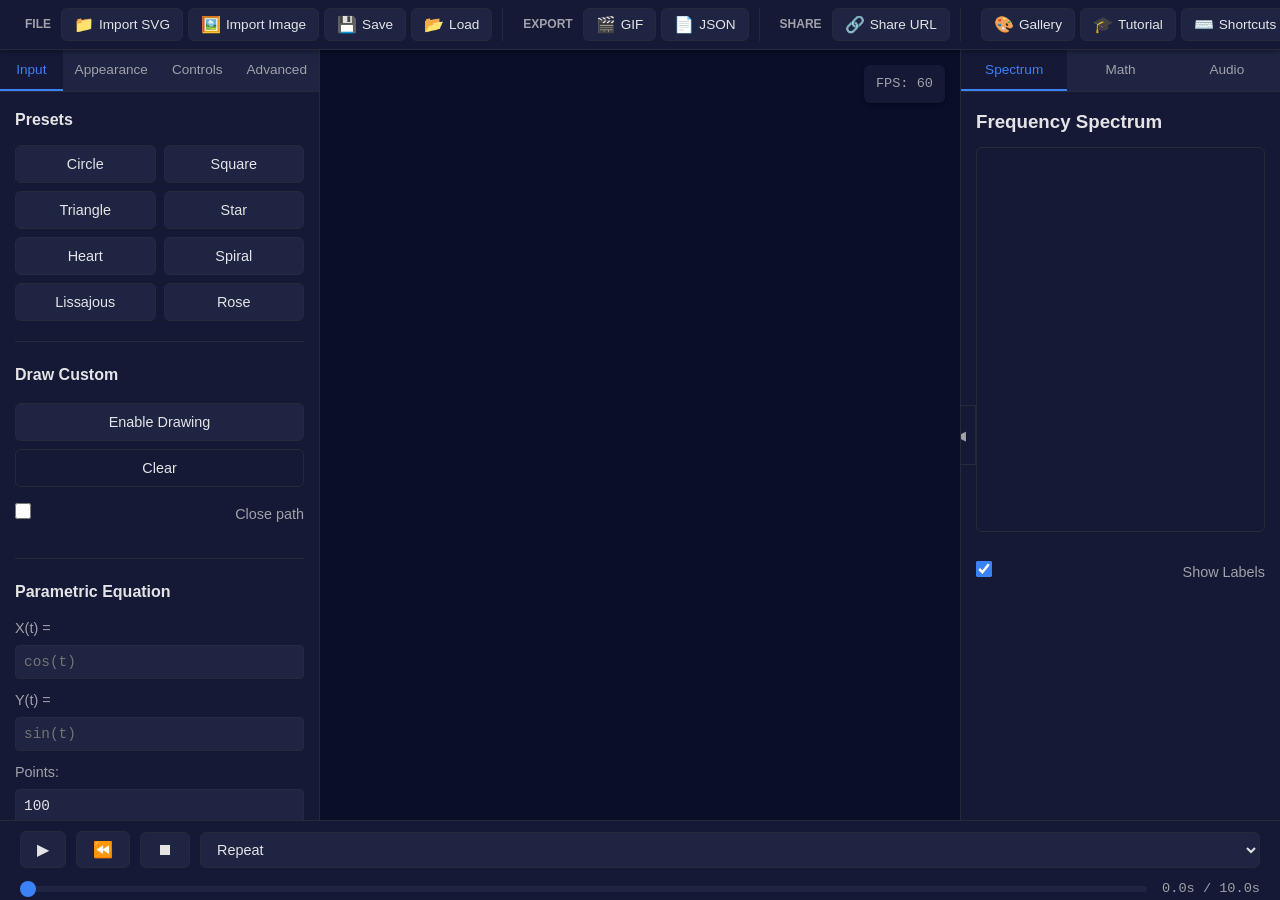
<file: index.html>
<!DOCTYPE html>
<html lang="en">
<head>
    <meta charset="UTF-8">
    <meta name="viewport" content="width=device-width, initial-scale=1.0">
    <title>Fourier Transform Visualizer Pro</title>
    <link rel="stylesheet" href="css/style.css">
</head>
<body>
    <!-- Top Toolbar -->
    <div class="toolbar">
        <div class="toolbar-section">
            <div class="toolbar-group">
                <label class="toolbar-label">File</label>
                <button class="toolbar-btn" id="importSvgBtn" title="Import SVG file">
                    <span class="icon">📁</span> Import SVG
                </button>
                <button class="toolbar-btn" id="importImageBtn" title="Import image">
                    <span class="icon">🖼️</span> Import Image
                </button>
                <button class="toolbar-btn" id="saveProjectBtn" title="Save project">
                    <span class="icon">💾</span> Save
                </button>
                <button class="toolbar-btn" id="loadProjectBtn" title="Load project">
                    <span class="icon">📂</span> Load
                </button>
            </div>
            <div class="toolbar-group">
                <label class="toolbar-label">Export</label>
                <button class="toolbar-btn" id="exportGifBtn" title="Export as GIF">
                    <span class="icon">🎬</span> GIF
                </button>
                <button class="toolbar-btn" id="exportJsonBtn" title="Export as JSON">
                    <span class="icon">📄</span> JSON
                </button>
            </div>
            <div class="toolbar-group">
                <label class="toolbar-label">Share</label>
                <button class="toolbar-btn" id="shareUrlBtn" title="Share via URL">
                    <span class="icon">🔗</span> Share URL
                </button>
            </div>
            <div class="toolbar-group">
                <button class="toolbar-btn" id="galleryBtn" title="Example gallery">
                    <span class="icon">🎨</span> Gallery
                </button>
                <button class="toolbar-btn" id="tutorialBtn" title="Start tutorial">
                    <span class="icon">🎓</span> Tutorial
                </button>
                <button class="toolbar-btn" id="shortcutsBtn" title="Keyboard shortcuts">
                    <span class="icon">⌨️</span> Shortcuts
                </button>
            </div>
        </div>
        <div class="toolbar-section">
            <button class="toolbar-btn" id="themeToggle">
                <span class="icon">🌓</span> Theme
            </button>
            <button class="toolbar-btn" id="fullscreenBtn">
                <span class="icon">⛶</span>
            </button>
        </div>
    </div>

    <div class="main-container">
        <!-- Left Sidebar -->
        <div class="sidebar left-sidebar">
            <div class="sidebar-tabs">
                <button class="tab-btn active" data-tab="input">Input</button>
                <button class="tab-btn" data-tab="appearance">Appearance</button>
                <button class="tab-btn" data-tab="controls">Controls</button>
                <button class="tab-btn" data-tab="advanced">Advanced</button>
            </div>

            <!-- Input Tab -->
            <div class="tab-content active" data-tab="input">
                <div class="control-section">
                    <h3>Presets</h3>
                    <div class="button-grid">
                        <button class="preset-btn" data-preset="circle">Circle</button>
                        <button class="preset-btn" data-preset="square">Square</button>
                        <button class="preset-btn" data-preset="triangle">Triangle</button>
                        <button class="preset-btn" data-preset="star">Star</button>
                        <button class="preset-btn" data-preset="heart">Heart</button>
                        <button class="preset-btn" data-preset="spiral">Spiral</button>
                        <button class="preset-btn" data-preset="lissajous">Lissajous</button>
                        <button class="preset-btn" data-preset="rose">Rose</button>
                    </div>
                </div>

                <div class="control-section">
                    <h3>Draw Custom</h3>
                    <button id="drawModeBtn" class="control-btn">Enable Drawing</button>
                    <button id="clearDrawingBtn" class="control-btn secondary">Clear</button>
                    <div class="control-group">
                        <label>
                            <input type="checkbox" id="closePathCheck"> Close path
                        </label>
                    </div>
                </div>

                <div class="control-section">
                    <h3>Parametric Equation</h3>
                    <div class="input-group">
                        <label>X(t) =</label>
                        <input type="text" id="paramX" placeholder="cos(t)" class="param-input">
                    </div>
                    <div class="input-group">
                        <label>Y(t) =</label>
                        <input type="text" id="paramY" placeholder="sin(t)" class="param-input">
                    </div>
                    <div class="input-group">
                        <label>Points:</label>
                        <input type="number" id="paramPoints" value="100" min="10" max="500" class="param-input">
                    </div>
                    <button id="applyParamBtn" class="control-btn primary">Apply</button>
                </div>
            </div>

            <!-- Appearance Tab -->
            <div class="tab-content" data-tab="appearance">
                <div class="control-section">
                    <h3>Colors</h3>
                    <div class="color-picker-group">
                        <label>Background:</label>
                        <input type="color" id="bgColor" value="#151935">
                    </div>
                    <div class="color-picker-group">
                        <label>Circles:</label>
                        <input type="color" id="circleColor" value="#ffffff">
                        <input type="range" id="circleOpacity" min="0" max="100" value="30" class="opacity-slider">
                    </div>
                    <div class="color-picker-group">
                        <label>Vectors:</label>
                        <input type="color" id="vectorColor" value="#3b82f6">
                    </div>
                    <div class="color-picker-group">
                        <label>Path:</label>
                        <input type="color" id="pathColor" value="#3b82f6">
                    </div>
                </div>

                <div class="control-section">
                    <h3>Effects</h3>
                    <label class="toggle">
                        <input type="checkbox" id="rainbowMode">
                        <span>Rainbow Trail</span>
                    </label>
                    <label class="toggle">
                        <input type="checkbox" id="glowEffect">
                        <span>Glow Effect</span>
                    </label>
                    <label class="toggle">
                        <input type="checkbox" id="particleEffect">
                        <span>Particle Trail</span>
                    </label>
                    <div class="control-group">
                        <label>Trail Width: <span id="trailWidthValue">3</span>px</label>
                        <input type="range" id="trailWidth" min="1" max="10" value="3">
                    </div>
                </div>
            </div>

            <!-- Controls Tab -->
            <div class="tab-content" data-tab="controls">
                <div class="control-section">
                    <h3>Visualization</h3>
                    <div class="control-group">
                        <label>Epicycles: <span id="vectorCount">50</span></label>
                        <input type="range" id="vectorSlider" min="1" max="200" value="50" step="1">
                    </div>

                    <div class="control-group">
                        <label>Speed: <span id="speedValue">1.0x</span></label>
                        <input type="range" id="speedSlider" min="0.1" max="5" value="1" step="0.1">
                    </div>

                    <div class="control-group">
                        <label>Trail Length: <span id="trailValue">100%</span></label>
                        <input type="range" id="trailSlider" min="10" max="100" value="100" step="5">
                    </div>

                    <div class="toggle-group">
                        <label class="toggle">
                            <input type="checkbox" id="showCircles" checked>
                            <span>Show Circles</span>
                        </label>
                        <label class="toggle">
                            <input type="checkbox" id="showVectors" checked>
                            <span>Show Vectors</span>
                        </label>
                        <label class="toggle">
                            <input type="checkbox" id="showPath" checked>
                            <span>Show Path</span>
                        </label>
                    </div>
                </div>
            </div>

            <!-- Advanced Tab -->
            <div class="tab-content" data-tab="advanced">
                <div class="control-section">
                    <h3>Path Editor</h3>
                    <button id="editModeBtn" class="control-btn">Enable Edit Mode</button>
                    <button id="undoBtn" class="control-btn secondary">Undo</button>
                    <button id="redoBtn" class="control-btn secondary">Redo</button>
                </div>

                <div class="control-section">
                    <h3>Playback</h3>
                    <label class="toggle">
                        <input type="checkbox" id="stepMode">
                        <span>Step-by-Step Mode</span>
                    </label>
                    <button id="stepForwardBtn" class="control-btn">Step Forward</button>
                </div>

                <div class="control-section">
                    <h3>Performance</h3>
                    <label class="toggle">
                        <input type="checkbox" id="performanceMode">
                        <span>Performance Mode</span>
                    </label>
                    <div class="control-group">
                        <label>Target FPS: <span id="targetFpsValue">60</span></label>
                        <input type="range" id="targetFps" min="30" max="120" value="60" step="10">
                    </div>
                </div>

                <div class="control-section">
                    <h3>Multiple Paths</h3>
                    <button id="addPathBtn" class="control-btn primary">Add Path</button>
                    <div id="pathsList" class="paths-list"></div>
                </div>
            </div>
        </div>

        <!-- Canvas Area -->
        <div class="canvas-area">
            <canvas id="canvas"></canvas>
            <div id="fpsCounter">FPS: 60</div>
            <div id="recordingIndicator" class="hidden">🔴 Recording...</div>
        </div>

        <!-- Right Panel -->
        <div class="sidebar right-sidebar" id="rightPanel">
            <button class="panel-toggle" id="rightPanelToggle">◀</button>

            <div class="sidebar-tabs">
                <button class="tab-btn active" data-tab="spectrum">Spectrum</button>
                <button class="tab-btn" data-tab="math">Math</button>
                <button class="tab-btn" data-tab="audio">Audio</button>
            </div>

            <div class="tab-content active" data-tab="spectrum">
                <h3>Frequency Spectrum</h3>
                <canvas id="spectrumCanvas" width="300" height="400"></canvas>
                <div class="control-group">
                    <label>
                        <input type="checkbox" id="showSpectrumLabels" checked>
                        Show Labels
                    </label>
                </div>
            </div>

            <div class="tab-content" data-tab="math">
                <h3>Fourier Coefficients</h3>
                <div id="mathPanel" class="math-panel"></div>
                <button id="exportCoeffBtn" class="control-btn secondary">Export Coefficients</button>
            </div>

            <div class="tab-content" data-tab="audio">
                <h3>Audio Visualization</h3>
                <button id="audioToggleBtn" class="control-btn primary">Enable Microphone</button>
                <canvas id="audioCanvas" width="300" height="200"></canvas>
                <div class="control-group">
                    <label>Sensitivity: <span id="audioSensitivity">50</span></label>
                    <input type="range" id="audioSensSlider" min="1" max="100" value="50">
                </div>
            </div>
        </div>
    </div>

    <!-- Timeline -->
    <div class="timeline">
        <div class="timeline-controls">
            <button class="timeline-btn" id="playPauseBtn" title="Play/Pause (Space)">▶</button>
            <button class="timeline-btn" id="reverseBtn" title="Reverse">⏪</button>
            <button class="timeline-btn" id="resetBtn" title="Reset">⏹</button>
            <select id="loopMode" class="loop-select" title="Loop mode">
                <option value="repeat">Repeat</option>
                <option value="once">Once</option>
                <option value="pingpong">Ping-Pong</option>
            </select>
        </div>
        <div class="timeline-scrubber">
            <input type="range" id="timeSlider" min="0" max="1000" value="0" step="1">
            <div class="time-display">
                <span id="currentTime">0.0s</span> / <span id="totalTime">10.0s</span>
            </div>
        </div>
    </div>

    <!-- Modals -->
    <div id="galleryModal" class="modal">
        <div class="modal-content">
            <span class="close">&times;</span>
            <h2>Example Gallery</h2>
            <div id="galleryGrid" class="gallery-grid"></div>
        </div>
    </div>

    <div id="tutorialModal" class="modal">
        <div class="modal-content">
            <span class="close">&times;</span>
            <div id="tutorialContent"></div>
            <div class="tutorial-nav">
                <button id="tutorialPrev" class="control-btn secondary">Previous</button>
                <span id="tutorialProgress"></span>
                <button id="tutorialNext" class="control-btn primary">Next</button>
            </div>
        </div>
    </div>

    <div id="shortcutsModal" class="modal">
        <div class="modal-content">
            <span class="close">&times;</span>
            <h2>Keyboard Shortcuts</h2>
            <div id="shortcutsList" class="shortcuts-list"></div>
        </div>
    </div>

    <div id="exportModal" class="modal">
        <div class="modal-content">
            <span class="close">&times;</span>
            <h2>Export GIF</h2>
            <div class="export-settings">
                <div class="control-group">
                    <label>Duration (seconds):</label>
                    <input type="number" id="gifDuration" value="5" min="1" max="30">
                </div>
                <div class="control-group">
                    <label>Frame Rate:</label>
                    <input type="number" id="gifFrameRate" value="30" min="10" max="60">
                </div>
                <div class="control-group">
                    <label>Quality:</label>
                    <select id="gifQuality">
                        <option value="10">High</option>
                        <option value="20" selected>Medium</option>
                        <option value="30">Low</option>
                    </select>
                </div>
                <div id="exportProgress" class="hidden">
                    <progress id="exportProgressBar" max="100" value="0"></progress>
                    <span id="exportProgressText">0%</span>
                </div>
                <button id="startExportBtn" class="control-btn primary">Start Export</button>
            </div>
        </div>
    </div>

    <!-- Hidden file inputs -->
    <input type="file" id="svgFileInput" accept=".svg" style="display: none;">
    <input type="file" id="imageFileInput" accept="image/*" style="display: none;">
    <input type="file" id="projectFileInput" accept=".json" style="display: none;">

    <!-- Scripts -->
    <script src="js/complex.js"></script>
    <script src="js/fourier.js"></script>
    <script src="js/presets.js"></script>
    <script src="js/drawing.js"></script>
    <script src="js/pathEditor.js"></script>
    <script src="js/parametric.js"></script>
    <script src="js/fileHandlers.js"></script>
    <script src="js/exportGif.js"></script>
    <script src="js/urlShare.js"></script>
    <script src="js/spectrum.js"></script>
    <script src="js/audioVisualizer.js"></script>
    <script src="js/gallery.js"></script>
    <script src="js/tutorial.js"></script>
    <script src="js/keyboard.js"></script>
    <script src="js/undoRedo.js"></script>
    <script src="js/main.js"></script>
</body>
</html>
</file>
<file: css/style.css>
:root {
    --bg-primary: #0a0e27;
    --bg-secondary: #151935;
    --bg-tertiary: #1e2441;
    --text-primary: #e4e4e7;
    --text-secondary: #a1a1aa;
    --accent: #3b82f6;
    --accent-hover: #2563eb;
    --border: #27293d;
    --success: #10b981;
    --danger: #ef4444;
    --warning: #f59e0b;
    --shadow: rgba(0, 0, 0, 0.3);
    --toolbar-height: 50px;
    --timeline-height: 80px;
    --sidebar-width: 320px;
}

[data-theme="light"] {
    --bg-primary: #f8fafc;
    --bg-secondary: #ffffff;
    --bg-tertiary: #f1f5f9;
    --text-primary: #1e293b;
    --text-secondary: #64748b;
    --border: #e2e8f0;
    --shadow: rgba(0, 0, 0, 0.1);
}

* {
    margin: 0;
    padding: 0;
    box-sizing: border-box;
}

body {
    font-family: -apple-system, BlinkMacSystemFont, 'Segoe UI', Roboto, Oxygen, Ubuntu, Cantarell, sans-serif;
    background: var(--bg-primary);
    color: var(--text-primary);
    line-height: 1.6;
    overflow: hidden;
    height: 100vh;
    display: flex;
    flex-direction: column;
}

/* Toolbar */
.toolbar {
    height: var(--toolbar-height);
    background: var(--bg-secondary);
    border-bottom: 1px solid var(--border);
    display: flex;
    align-items: center;
    justify-content: space-between;
    padding: 0 15px;
    box-shadow: 0 2px 4px var(--shadow);
    z-index: 100;
}

.toolbar-section {
    display: flex;
    align-items: center;
    gap: 10px;
}

.toolbar-group {
    display: flex;
    align-items: center;
    gap: 5px;
    padding: 0 10px;
    border-right: 1px solid var(--border);
}

.toolbar-group:last-child {
    border-right: none;
}

.toolbar-label {
    font-size: 0.75rem;
    color: var(--text-secondary);
    text-transform: uppercase;
    font-weight: 600;
    margin-right: 5px;
}

.toolbar-btn {
    background: var(--bg-tertiary);
    border: 1px solid var(--border);
    color: var(--text-primary);
    padding: 6px 12px;
    border-radius: 6px;
    cursor: pointer;
    font-size: 0.85rem;
    transition: all 0.2s;
    display: flex;
    align-items: center;
    gap: 5px;
    white-space: nowrap;
}

.toolbar-btn:hover {
    background: var(--accent);
    border-color: var(--accent);
}

.toolbar-btn .icon {
    font-size: 1rem;
}

/* Main Container */
.main-container {
    flex: 1;
    display: flex;
    overflow: hidden;
    position: relative;
}

/* Sidebars */
.sidebar {
    width: var(--sidebar-width);
    background: var(--bg-secondary);
    border-right: 1px solid var(--border);
    overflow-y: auto;
    display: flex;
    flex-direction: column;
}

.right-sidebar {
    border-right: none;
    border-left: 1px solid var(--border);
    position: relative;
}

.right-sidebar.collapsed {
    width: 40px;
}

.panel-toggle {
    position: absolute;
    left: -15px;
    top: 50%;
    transform: translateY(-50%);
    width: 30px;
    height: 60px;
    background: var(--bg-secondary);
    border: 1px solid var(--border);
    border-radius: 15px 0 0 15px;
    cursor: pointer;
    display: flex;
    align-items: center;
    justify-content: center;
    color: var(--text-secondary);
    transition: all 0.2s;
    z-index: 10;
}

.panel-toggle:hover {
    background: var(--accent);
    color: white;
}

.sidebar::-webkit-scrollbar {
    width: 8px;
}

.sidebar::-webkit-scrollbar-track {
    background: var(--bg-tertiary);
}

.sidebar::-webkit-scrollbar-thumb {
    background: var(--accent);
    border-radius: 4px;
}

/* Tabs */
.sidebar-tabs {
    display: flex;
    background: var(--bg-tertiary);
    border-bottom: 1px solid var(--border);
    position: sticky;
    top: 0;
    z-index: 10;
}

.tab-btn {
    flex: 1;
    padding: 12px;
    background: transparent;
    border: none;
    color: var(--text-secondary);
    cursor: pointer;
    font-size: 0.85rem;
    font-weight: 500;
    transition: all 0.2s;
    border-bottom: 2px solid transparent;
}

.tab-btn:hover {
    color: var(--text-primary);
    background: var(--bg-secondary);
}

.tab-btn.active {
    color: var(--accent);
    border-bottom-color: var(--accent);
    background: var(--bg-secondary);
}

.tab-content {
    display: none;
    padding: 15px;
}

.tab-content.active {
    display: block;
}

/* Control Sections */
.control-section {
    margin-bottom: 20px;
    padding-bottom: 20px;
    border-bottom: 1px solid var(--border);
}

.control-section:last-child {
    border-bottom: none;
}

.control-section h3 {
    margin-bottom: 12px;
    font-size: 1rem;
    color: var(--text-primary);
    font-weight: 600;
}

.control-group {
    margin: 12px 0;
}

.control-group label {
    display: flex;
    justify-content: space-between;
    margin-bottom: 6px;
    color: var(--text-secondary);
    font-size: 0.9rem;
}

.control-group label span {
    color: var(--accent);
    font-weight: 600;
}

/* Buttons */
.button-grid {
    display: grid;
    grid-template-columns: repeat(2, 1fr);
    gap: 8px;
}

.preset-btn, .control-btn {
    padding: 10px;
    background: var(--bg-tertiary);
    border: 1px solid var(--border);
    border-radius: 6px;
    color: var(--text-primary);
    cursor: pointer;
    transition: all 0.2s;
    font-size: 0.9rem;
    font-weight: 500;
}

.control-btn {
    width: 100%;
    margin: 4px 0;
}

.preset-btn:hover, .control-btn:hover {
    background: var(--accent);
    border-color: var(--accent);
    transform: translateY(-1px);
}

.control-btn.primary {
    background: var(--accent);
    border-color: var(--accent);
    color: white;
}

.control-btn.primary:hover {
    background: var(--accent-hover);
}

.control-btn.secondary {
    background: var(--bg-secondary);
}

.control-btn.active {
    background: var(--success);
    border-color: var(--success);
    color: white;
}

/* Input Elements */
input[type="range"] {
    width: 100%;
    height: 6px;
    background: var(--bg-tertiary);
    border-radius: 3px;
    outline: none;
    -webkit-appearance: none;
}

input[type="range"]::-webkit-slider-thumb {
    -webkit-appearance: none;
    appearance: none;
    width: 16px;
    height: 16px;
    background: var(--accent);
    border-radius: 50%;
    cursor: pointer;
    transition: all 0.2s;
}

input[type="range"]::-webkit-slider-thumb:hover {
    background: var(--accent-hover);
    transform: scale(1.2);
}

input[type="range"]::-moz-range-thumb {
    width: 16px;
    height: 16px;
    background: var(--accent);
    border-radius: 50%;
    cursor: pointer;
    border: none;
}

input[type="text"], input[type="number"], select {
    width: 100%;
    padding: 8px;
    background: var(--bg-tertiary);
    border: 1px solid var(--border);
    border-radius: 4px;
    color: var(--text-primary);
    font-size: 0.9rem;
}

input[type="text"]:focus, input[type="number"]:focus, select:focus {
    outline: none;
    border-color: var(--accent);
}

input[type="color"] {
    width: 50px;
    height: 35px;
    border: 1px solid var(--border);
    border-radius: 4px;
    cursor: pointer;
}

input[type="checkbox"] {
    width: 16px;
    height: 16px;
    cursor: pointer;
    accent-color: var(--accent);
}

.toggle {
    display: flex;
    align-items: center;
    gap: 8px;
    margin: 8px 0;
    cursor: pointer;
    user-select: none;
}

.toggle span {
    color: var(--text-secondary);
    font-size: 0.9rem;
}

.toggle-group {
    display: flex;
    flex-direction: column;
    gap: 8px;
    margin: 12px 0;
}

/* Color Pickers */
.color-picker-group {
    display: flex;
    align-items: center;
    gap: 10px;
    margin: 10px 0;
}

.color-picker-group label {
    flex: 1;
    color: var(--text-secondary);
    font-size: 0.9rem;
}

.opacity-slider {
    width: 100px !important;
}

/* Input Groups */
.input-group {
    margin: 10px 0;
}

.input-group label {
    display: block;
    margin-bottom: 5px;
    color: var(--text-secondary);
    font-size: 0.9rem;
}

.param-input {
    font-family: 'Courier New', monospace;
}

/* Canvas Area */
.canvas-area {
    flex: 1;
    position: relative;
    display: flex;
    align-items: center;
    justify-content: center;
    background: var(--bg-primary);
    overflow: hidden;
}

#canvas {
    max-width: 100%;
    max-height: 100%;
    cursor: crosshair;
}

#fpsCounter {
    position: absolute;
    top: 15px;
    right: 15px;
    background: var(--bg-secondary);
    padding: 8px 12px;
    border-radius: 6px;
    font-size: 0.85rem;
    color: var(--text-secondary);
    font-family: 'Courier New', monospace;
    box-shadow: 0 2px 4px var(--shadow);
}

#recordingIndicator {
    position: absolute;
    top: 15px;
    left: 50%;
    transform: translateX(-50%);
    background: var(--danger);
    color: white;
    padding: 10px 20px;
    border-radius: 20px;
    font-weight: 600;
    animation: pulse 1.5s infinite;
}

@keyframes pulse {
    0%, 100% { opacity: 1; }
    50% { opacity: 0.7; }
}

/* Timeline */
.timeline {
    height: var(--timeline-height);
    background: var(--bg-secondary);
    border-top: 1px solid var(--border);
    padding: 10px 20px;
    display: flex;
    flex-direction: column;
    gap: 10px;
}

.timeline-controls {
    display: flex;
    align-items: center;
    gap: 10px;
}

.timeline-btn {
    padding: 8px 16px;
    background: var(--bg-tertiary);
    border: 1px solid var(--border);
    border-radius: 6px;
    color: var(--text-primary);
    cursor: pointer;
    font-size: 1rem;
    transition: all 0.2s;
}

.timeline-btn:hover {
    background: var(--accent);
    border-color: var(--accent);
}

.loop-select {
    padding: 8px 12px;
    background: var(--bg-tertiary);
    border: 1px solid var(--border);
    border-radius: 6px;
    color: var(--text-primary);
    cursor: pointer;
}

.timeline-scrubber {
    flex: 1;
    display: flex;
    align-items: center;
    gap: 15px;
}

#timeSlider {
    flex: 1;
}

.time-display {
    color: var(--text-secondary);
    font-size: 0.85rem;
    font-family: 'Courier New', monospace;
    white-space: nowrap;
}

/* Spectrum Canvas */
#spectrumCanvas, #audioCanvas {
    width: 100%;
    height: auto;
    border: 1px solid var(--border);
    border-radius: 6px;
    margin: 10px 0;
}

/* Math Panel */
.math-panel {
    max-height: 400px;
    overflow-y: auto;
    background: var(--bg-tertiary);
    border: 1px solid var(--border);
    border-radius: 6px;
    padding: 10px;
    font-family: 'Courier New', monospace;
    font-size: 0.8rem;
}

.math-panel::-webkit-scrollbar {
    width: 6px;
}

.math-panel::-webkit-scrollbar-thumb {
    background: var(--accent);
    border-radius: 3px;
}

/* Paths List */
.paths-list {
    margin-top: 10px;
}

.path-item {
    display: flex;
    align-items: center;
    gap: 8px;
    padding: 8px;
    background: var(--bg-tertiary);
    border: 1px solid var(--border);
    border-radius: 4px;
    margin: 5px 0;
}

.path-item input[type="color"] {
    width: 30px;
    height: 30px;
}

.path-item button {
    padding: 4px 8px;
    background: var(--danger);
    border: none;
    border-radius: 4px;
    color: white;
    cursor: pointer;
}

/* Modals */
.modal {
    display: none;
    position: fixed;
    z-index: 1000;
    left: 0;
    top: 0;
    width: 100%;
    height: 100%;
    background: rgba(0, 0, 0, 0.7);
    animation: fadeIn 0.2s;
}

.modal.active {
    display: flex;
    align-items: center;
    justify-content: center;
}

@keyframes fadeIn {
    from { opacity: 0; }
    to { opacity: 1; }
}

.modal-content {
    background: var(--bg-secondary);
    padding: 30px;
    border-radius: 12px;
    max-width: 800px;
    max-height: 80vh;
    overflow-y: auto;
    box-shadow: 0 10px 40px var(--shadow);
    position: relative;
    animation: slideIn 0.3s;
}

@keyframes slideIn {
    from { transform: translateY(-50px); opacity: 0; }
    to { transform: translateY(0); opacity: 1; }
}

.modal-content h2 {
    margin-bottom: 20px;
    color: var(--text-primary);
}

.close {
    position: absolute;
    right: 20px;
    top: 20px;
    font-size: 2rem;
    font-weight: bold;
    color: var(--text-secondary);
    cursor: pointer;
    transition: color 0.2s;
}

.close:hover {
    color: var(--danger);
}

/* Gallery Grid */
.gallery-grid {
    display: grid;
    grid-template-columns: repeat(auto-fill, minmax(150px, 1fr));
    gap: 15px;
    margin-top: 20px;
}

.gallery-item {
    aspect-ratio: 1;
    background: var(--bg-tertiary);
    border: 2px solid var(--border);
    border-radius: 8px;
    cursor: pointer;
    transition: all 0.2s;
    overflow: hidden;
    position: relative;
}

.gallery-item:hover {
    border-color: var(--accent);
    transform: scale(1.05);
}

.gallery-item canvas {
    width: 100%;
    height: 100%;
}

.gallery-item-name {
    position: absolute;
    bottom: 0;
    left: 0;
    right: 0;
    background: rgba(0, 0, 0, 0.8);
    color: white;
    padding: 5px;
    text-align: center;
    font-size: 0.8rem;
}

/* Tutorial */
.tutorial-nav {
    display: flex;
    align-items: center;
    justify-content: space-between;
    margin-top: 20px;
    padding-top: 20px;
    border-top: 1px solid var(--border);
}

#tutorialContent {
    min-height: 300px;
}

#tutorialProgress {
    color: var(--text-secondary);
    font-size: 0.9rem;
}

/* Shortcuts List */
.shortcuts-list {
    display: grid;
    grid-template-columns: repeat(auto-fit, minmax(250px, 1fr));
    gap: 15px;
    margin-top: 20px;
}

.shortcut-item {
    display: flex;
    justify-content: space-between;
    align-items: center;
    padding: 10px;
    background: var(--bg-tertiary);
    border-radius: 6px;
}

.shortcut-key {
    background: var(--bg-secondary);
    padding: 4px 8px;
    border-radius: 4px;
    border: 1px solid var(--border);
    font-family: 'Courier New', monospace;
    font-size: 0.85rem;
    color: var(--accent);
}

/* Export Settings */
.export-settings {
    display: flex;
    flex-direction: column;
    gap: 15px;
}

#exportProgress {
    margin: 15px 0;
}

#exportProgressBar {
    width: 100%;
    height: 20px;
    border-radius: 10px;
}

#exportProgressText {
    display: block;
    text-align: center;
    margin-top: 5px;
    color: var(--text-secondary);
    font-size: 0.9rem;
}

/* Utility Classes */
.hidden {
    display: none !important;
}

/* Responsive Design */
@media (max-width: 1200px) {
    :root {
        --sidebar-width: 280px;
    }
}

@media (max-width: 900px) {
    .toolbar-section {
        flex-wrap: wrap;
    }

    .main-container {
        flex-direction: column;
    }

    .sidebar {
        width: 100%;
        max-height: 300px;
    }

    .right-sidebar {
        display: none;
    }

    .timeline {
        height: auto;
        min-height: var(--timeline-height);
    }
}

@media (max-width: 600px) {
    .toolbar-btn span:not(.icon) {
        display: none;
    }

    .button-grid {
        grid-template-columns: 1fr;
    }

    .sidebar-tabs {
        font-size: 0.75rem;
    }

    .modal-content {
        padding: 20px;
        max-width: 95%;
    }
}
</file>
